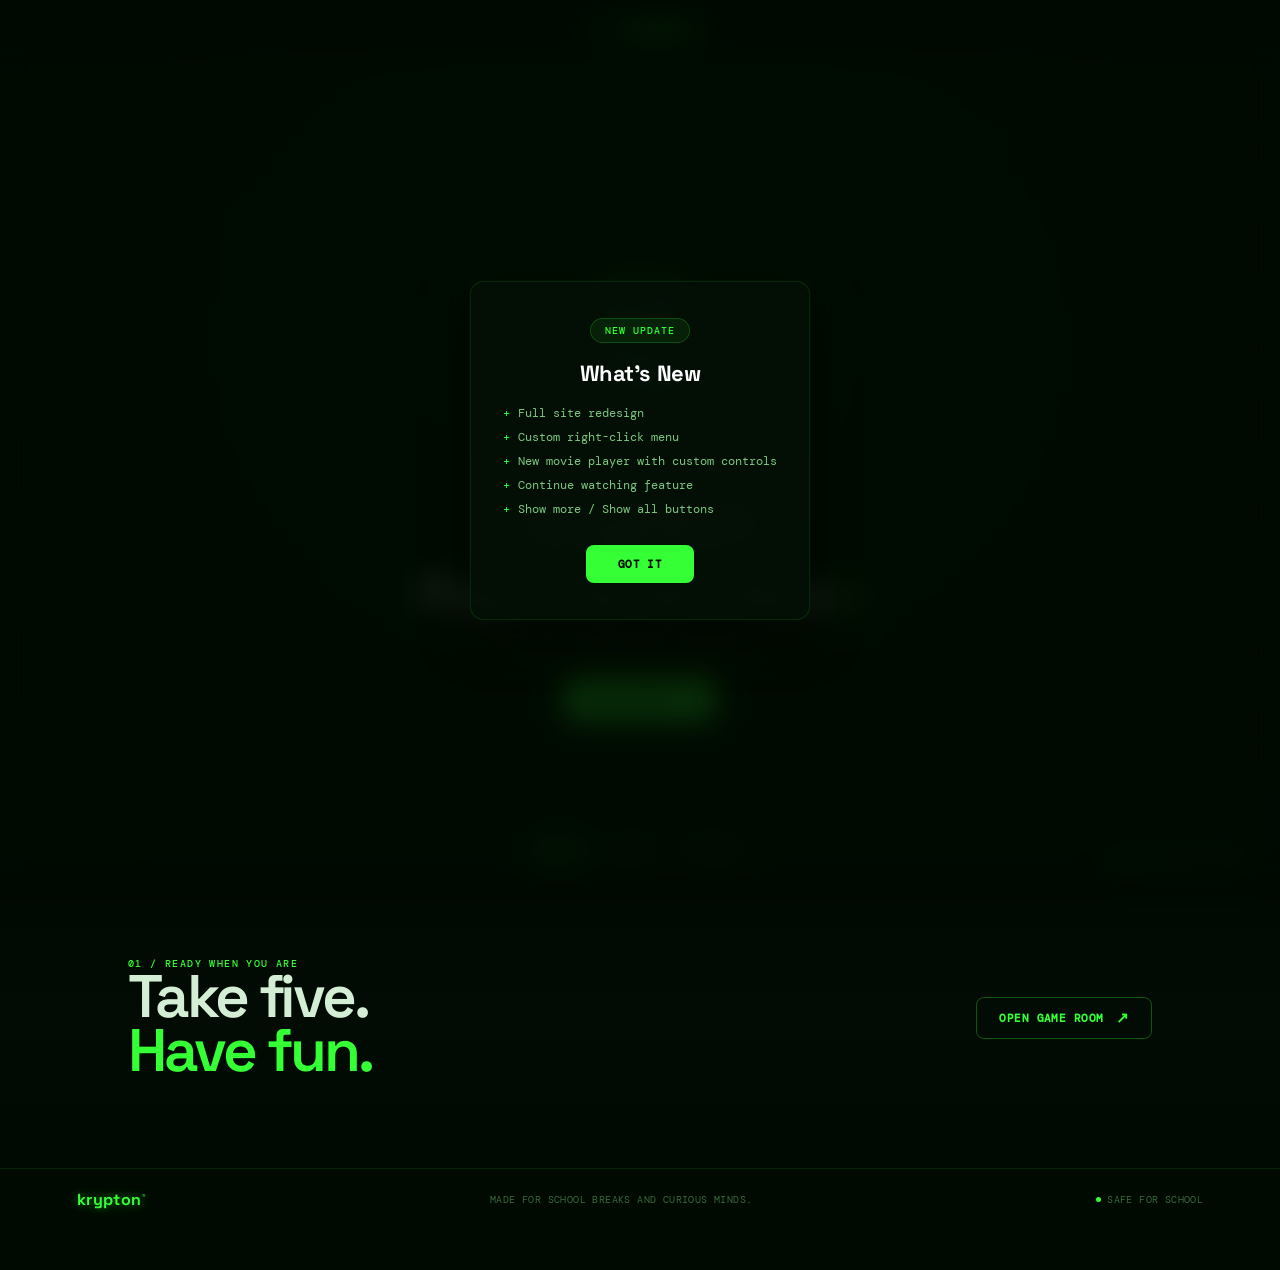
<file: index.html>
<!doctype html>
<html lang="en">
<head>
  <meta charset="UTF-8">
  <meta name="viewport" content="width=device-width, initial-scale=1.0">
  <meta http-equiv="Cache-Control" content="no-cache, no-store, must-revalidate">
  <meta http-equiv="Pragma" content="no-cache">
  <meta http-equiv="Expires" content="0">
  <meta name="theme-color" content="#010a02">
  <meta name="description" content="Krypton — Your school break, upgraded. Games and entertainment for curious minds.">
  <title>Krypton | School entertainment hub</title>
  <link rel="preconnect" href="https://fonts.googleapis.com">
  <link rel="preconnect" href="https://fonts.gstatic.com" crossorigin>
  <link href="https://fonts.googleapis.com/css2?family=DM+Mono:wght@400;500&family=Space+Grotesk:wght@500;600;700&display=swap" rel="stylesheet">
  <link rel="stylesheet" href="styles.css?v=2">
  <link rel="stylesheet" href="home.css?v=2">
</head>
<body>
  <div class="noise"></div>

  <header class="site-header">
    <span class="brand-center" aria-label="Krypton home">
      <img src="logo.png" alt="Krypton logo"><span>krypton</span>
    </span>
  </header>

  <nav class="main-nav" aria-label="Primary navigation">
    <a class="active" href="index.html">Home</a>
    <a href="game.html">Games</a>
    <a href="movies.html">Movies</a>
  </nav>

  <main>
    <section class="home-hero" aria-labelledby="home-title">
      <div class="hero-stars"></div>
      <div class="home-hero-content">
        <img class="hero-logo" src="logo.png" alt="Krypton logo">
        <p class="hero-wordmark">krypton</p>
        <div class="hero-tagline">
          <h1 id="home-title"><span class="typewriter"></span><span class="cursor">|</span></h1>
        </div>
        <p class="hero-copy">Your school break, upgraded.</p>
        <a class="glow-button" href="game.html">Enter games <span>→</span></a>
      </div>
      <span class="hero-code">KRYPTON // ONLINE</span>
      <span class="hero-scroll">SCROLL TO EXPLORE</span>
    </section>

    <section class="quick-section" aria-labelledby="quick-title">
      <div>
        <div class="section-kicker">01 / Ready when you are</div>
        <h2 id="quick-title">Take five.<br><em>Have fun.</em></h2>
      </div>
      <a class="outline-button" href="game.html">Open game room <span>↗</span></a>
    </section>
  </main>

  <footer id="about">
    <span class="footer-brand">krypton<span>®</span></span>
    <span>Made for school breaks and curious minds.</span>
    <span class="footer-status"><i></i> Safe for school</span>
  </footer>

  <script src="home.js?v=2"></script>
  <script src="user-count.js?v=2"></script>
  <script src="ctx-menu.js?v=2"></script>
  <script src="site-gate.js?v=2"></script>
</body>
</html>
</file>
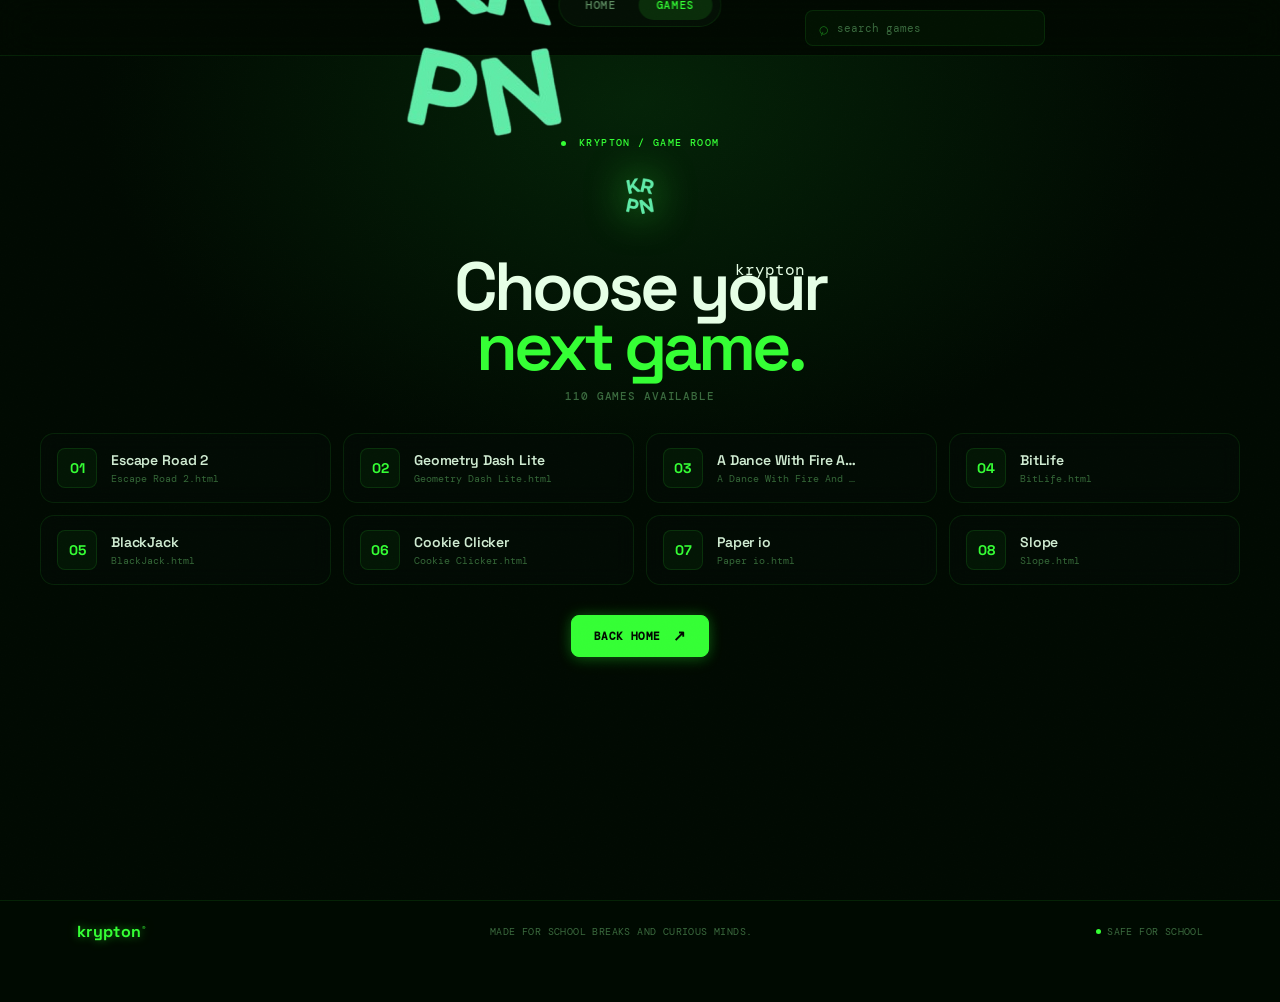
<file: game.html>
<!doctype html>
<html lang="en">
<head>
  <meta charset="UTF-8">
  <meta name="viewport" content="width=device-width, initial-scale=1.0">
  <meta name="theme-color" content="#020803">
  <meta name="description" content="Browse and launch games on Krypton — your school entertainment hub.">
  <title>Games | Krypton</title>
  <link rel="preconnect" href="https://fonts.googleapis.com">
  <link rel="preconnect" href="https://fonts.gstatic.com" crossorigin>
  <link href="https://fonts.googleapis.com/css2?family=DM+Mono:wght@400;500&family=Space+Grotesk:wght@500;600;700&display=swap" rel="stylesheet">
  <link rel="stylesheet" href="styles.css">
  <link rel="stylesheet" href="home.css">
  <link rel="stylesheet" href="folder.css">
</head>
<body class="game-page">
  <div class="noise"></div>

  <header class="site-header">
    <a class="brand" href="index.html" aria-label="Krypton home">
      <img src="logo.png" alt="Krypton logo"><span>krypton</span>
    </a>
    <nav class="main-nav" aria-label="Primary navigation">
      <a href="index.html">Home</a>
      <a class="active" href="game.html">Games</a>
    </nav>
    <label class="search-box">
      <span>⌕</span>
      <input type="search" placeholder="search games" aria-label="Search games">
    </label>
  </header>

  <main class="game-landing">
    <div class="game-landing-bg"></div>
    <div class="game-landing-content">
      <p class="section-kicker"><span class="pulse-dot"></span> KRYPTON / GAME ROOM</p>
      <img src="logo.png" alt="" class="game-logo">
      <h1>Choose your<br><em>next game.</em></h1>
      <p id="game-count" class="game-count">Scanning...</p>
    </div>

    <div class="folder-grid" id="game-shelf">
      <p class="empty-shelf">Scanning the Games folder...</p>
    </div>

    <a class="glow-button back-home" href="index.html">Back home <span>↗</span></a>
  </main>

  <footer>
    <span class="footer-brand">krypton<span>®</span></span>
    <span>Made for school breaks and curious minds.</span>
    <span class="footer-status"><i></i> Safe for school</span>
  </footer>

  <script src="game.js"></script>
</body>
</html>
</file>
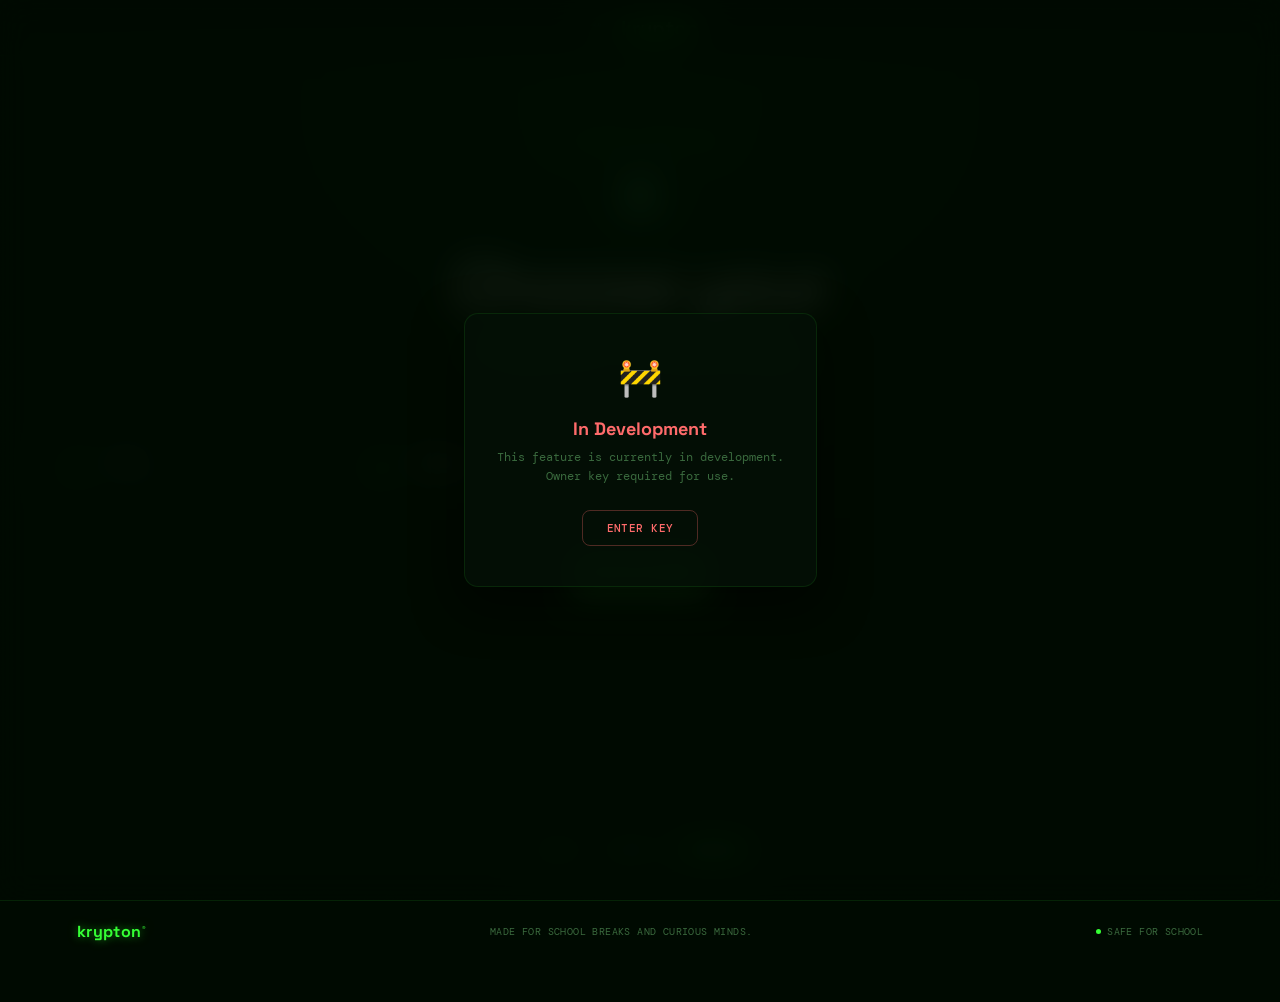
<file: movies.html>
<!doctype html>
<html lang="en">
<head>
  <meta charset="UTF-8">
  <meta name="viewport" content="width=device-width, initial-scale=1.0">
  <meta http-equiv="Cache-Control" content="no-cache, no-store, must-revalidate">
  <meta http-equiv="Pragma" content="no-cache">
  <meta http-equiv="Expires" content="0">
  <meta name="theme-color" content="#010a02">
  <meta name="description" content="Watch movies on Krypton — your school entertainment hub.">
  <title>Movies | Krypton</title>
  <link rel="preconnect" href="https://fonts.googleapis.com">
  <link rel="preconnect" href="https://fonts.gstatic.com" crossorigin>
  <link href="https://fonts.googleapis.com/css2?family=DM+Mono:wght@400;500&family=Space+Grotesk:wght@500;600;700&display=swap" rel="stylesheet">
  <link rel="stylesheet" href="styles.css?v=2">
  <link rel="stylesheet" href="home.css?v=2">
  <link rel="stylesheet" href="folder.css?v=2">
</head>
<body class="movie-page">
  <div class="noise"></div>

  <header class="site-header">
    <span class="brand-center" aria-label="Krypton home">
      <img src="logo.png" alt="Krypton logo"><span>krypton</span>
    </span>
  </header>

  <nav class="main-nav" aria-label="Primary navigation">
    <a href="index.html">Home</a>
    <a href="game.html">Games</a>
    <a class="active" href="movies.html">Movies</a>
  </nav>

  <main class="game-landing">
    <div class="game-landing-bg"></div>
    <div class="game-landing-content">
      <p class="section-kicker"><span class="pulse-dot"></span> KRYPTON / MOVIE ROOM</p>
      <img src="logo.png" alt="" class="game-logo">
      <h1>Choose your<br><em>next movie.</em></h1>
      <p id="movie-count" class="game-count">Loading...</p>
    </div>

    <div class="continue-section" id="continue-section" style="display:none">
      <div class="continue-header">
        <span class="pulse-dot"></span>
        <span class="section-kicker">Continue Watching</span>
      </div>
      <div class="continue-row" id="continue-shelf"></div>
    </div>

    <div class="folder-grid" id="movie-shelf">
      <p class="empty-shelf">Loading movies...</p>
    </div>

    <div class="show-more-row">
      <button id="show-more-movies" class="show-more-btn" style="display:none">Show <span>0</span> more</button>
      <button id="show-all-movies" class="show-more-btn" style="display:none">Show all</button>
    </div>

    <a class="glow-button back-home" href="index.html">Back home <span>↗</span></a>
  </main>

  <footer>
    <span class="footer-brand">krypton<span>®</span></span>
    <span>Made for school breaks and curious minds.</span>
    <span class="footer-status"><i></i> Safe for school</span>
  </footer>

  <script src="movies.js?v=2"></script>
  <script src="ctx-menu.js?v=2"></script>
  <script src="site-gate.js?v=2"></script>
</body>
</html>
</file>
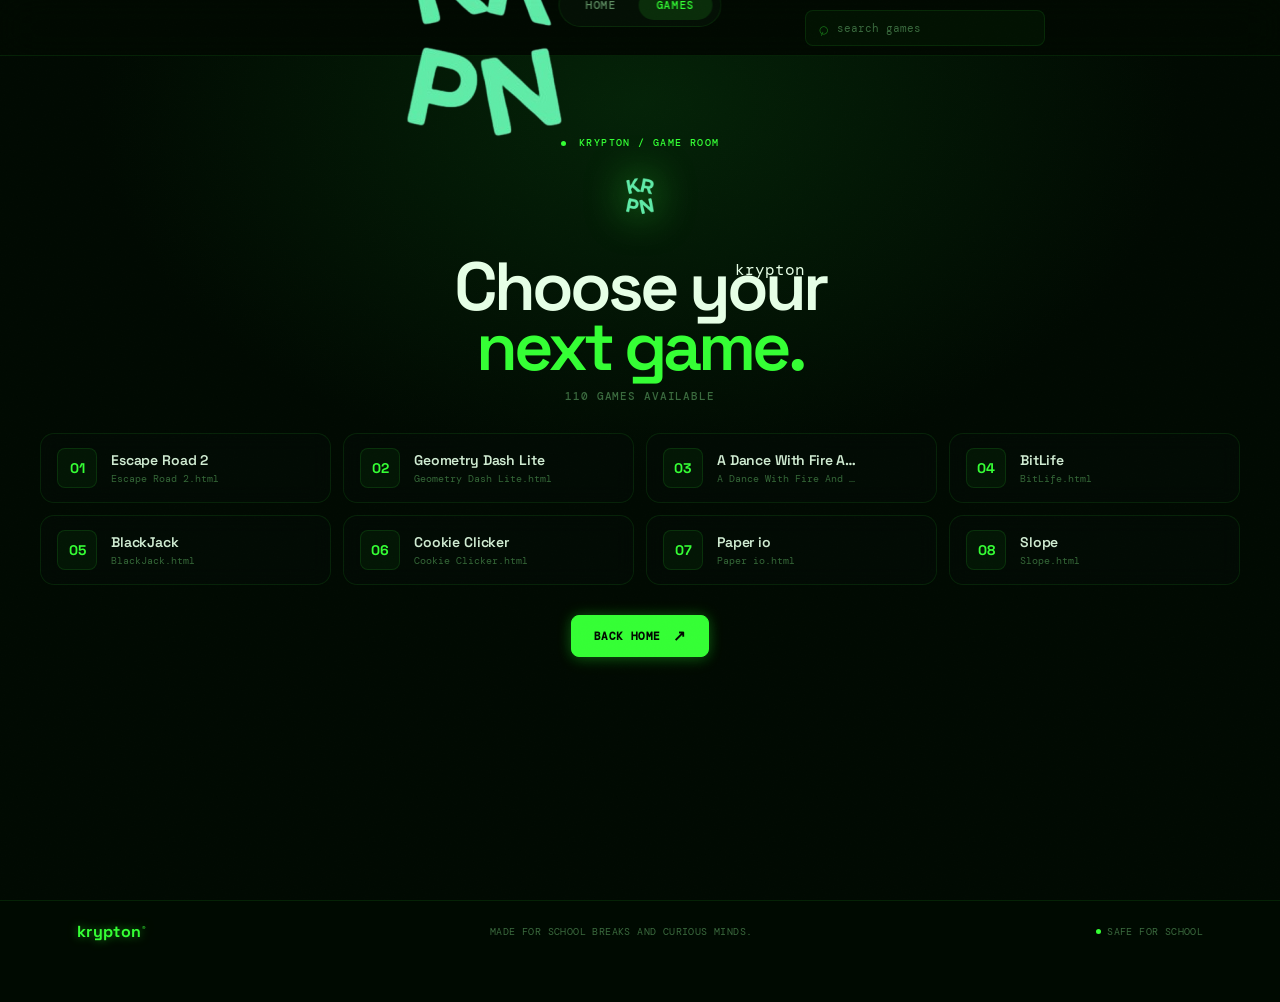
<file: play.html>
<!doctype html>
<html lang="en">
<head>
  <meta charset="UTF-8">
  <meta name="viewport" content="width=device-width, initial-scale=1.0">
  <meta http-equiv="Cache-Control" content="no-cache, no-store, must-revalidate">
  <meta http-equiv="Pragma" content="no-cache">
  <meta http-equiv="Expires" content="0">
  <meta name="theme-color" content="#010a02">
  <title>Play | Krypton</title>
  <link rel="preconnect" href="https://fonts.googleapis.com">
  <link rel="preconnect" href="https://fonts.gstatic.com" crossorigin>
  <link href="https://fonts.googleapis.com/css2?family=DM+Mono:wght@400;500&family=Space+Grotesk:wght@500;600;700&display=swap" rel="stylesheet">
  <link rel="stylesheet" href="styles.css?v=2">
  <link rel="stylesheet" href="play.css?v=2">
  <script async src="https://pagead2.googlesyndication.com/pagead/js/adsbygoogle.js?client=ca-pub-7642141732099289" crossorigin="anonymous"></script>
</head>
<body class="play-page">
  <div class="noise"></div>

  <header class="site-header">
    <span class="brand-center" aria-label="Krypton home">
      <img src="logo.png" alt="Krypton logo"><span>krypton</span>
    </span>
  </header>

  <nav class="main-nav" aria-label="Primary navigation">
    <a href="index.html">Home</a>
    <a href="game.html">Games</a>
    <a href="movies.html">Movies</a>
  </nav>

  <main class="player-container">
    <div class="ad-space ad-top">
      <ins class="adsbygoogle" style="display:inline-block;width:728px;height:90px" data-ad-client="ca-pub-7642141732099289" data-ad-slot="1234567890"></ins>
      <script>(adsbygoogle = window.adsbygoogle || []).push({});</script>
    </div>

    <div class="player-main-row">
      <div class="ad-space ad-side">
        <ins class="adsbygoogle" style="display:inline-block;width:160px;height:600px" data-ad-client="ca-pub-7642141732099289" data-ad-slot="1234567890"></ins>
        <script>(adsbygoogle = window.adsbygoogle || []).push({});</script>
      </div>

      <div class="game-wrapper">
        <div class="game-header">
            <h1 id="game-title">Loading...</h1>
            <button id="fullscreen-btn" class="glow-button">Fullscreen <span>⛶</span></button>
        </div>
        <div class="iframe-container" id="iframe-container">
            <div id="loading-screen" class="loading-screen">
                <img src="logo.png" alt="Krypton Logo" class="loading-logo">
                <div class="loading-bar-container">
                    <div class="loading-bar"></div>
                </div>
            </div>
            <iframe id="game-iframe" src="" frameborder="0" allowfullscreen></iframe>
        </div>
      </div>

      <div class="ad-space ad-side">
        <ins class="adsbygoogle" style="display:inline-block;width:160px;height:600px" data-ad-client="ca-pub-1234567890123456" data-ad-slot="1234567890"></ins>
        <script>(adsbygoogle = window.adsbygoogle || []).push({});</script>
      </div>
    </div>

    <div class="ad-space ad-bottom">
      <ins class="adsbygoogle" style="display:inline-block;width:728px;height:90px" data-ad-client="ca-pub-1234567890123456" data-ad-slot="1234567890"></ins>
      <script>(adsbygoogle = window.adsbygoogle || []).push({});</script>
    </div>
  </main>

  <script src="play.js?v=2"></script>
  <script src="user-count.js?v=2"></script>
  <script src="ctx-menu.js?v=2"></script>
  <script src="site-gate.js?v=2"></script>
</body>
</html>
</file>
<file: styles.css>
/* ======================================================================
   KRYPTON — Core Design System
   ====================================================================== */

:root {
  --bg: #010a02;
  --bg-card: rgba(3, 12, 5, .8);
  --green: #35ff35;
  --green-dim: #1a8a1a;
  --green-glow: rgba(53, 255, 53, .5);
  --text: #e6ffe6;
  --text-muted: #5e8e62;
  --border: rgba(53, 255, 53, .1);
  --border-hover: rgba(53, 255, 53, .25);
  --mono: 'DM Mono', monospace;
  --display: 'Space Grotesk', sans-serif;
  --r: 14px;
  --r-sm: 8px;
}

*, *::before, *::after { box-sizing: border-box; margin: 0; padding: 0; }
html { scroll-behavior: smooth; }
body {
  background: var(--bg);
  color: var(--text);
  font-family: var(--mono);
  overflow-x: hidden;
  min-height: 100vh;
}
a { color: inherit; text-decoration: none; }

/* Noise */
.noise {
  background-image: url("data:image/svg+xml,%3Csvg xmlns='http://www.w3.org/2000/svg' width='200' height='200'%3E%3Cfilter id='n'%3E%3CfeTurbulence type='fractalNoise' baseFrequency='.75' numOctaves='4' stitchTiles='stitch'/%3E%3C/filter%3E%3Crect width='100%25' height='100%25' filter='url(%23n)' opacity='.3'/%3E%3C/svg%3E");
  inset: 0;
  opacity: .04;
  pointer-events: none;
  position: fixed;
  z-index: 100;
}

/* ===== HEADER ===== */
.site-header {
  align-items: center;
  background: rgba(1, 10, 2, .8);
  backdrop-filter: blur(20px);
  border-bottom: 1px solid var(--border);
  display: flex;
  height: 56px;
  justify-content: center;
  position: sticky;
  top: 0;
  z-index: 50;
}

.brand-center {
  align-items: center;
  color: var(--green);
  display: flex;
  font-family: var(--display);
  font-size: 20px;
  font-weight: 700;
  gap: 10px;
  text-shadow: 0 0 14px var(--green-glow);
}
.brand-center img {
  filter: drop-shadow(0 0 10px var(--green));
  height: 28px;
  width: 28px;
}

.main-nav {
  align-items: center;
  background: rgba(6, 20, 8, .7);
  backdrop-filter: blur(14px);
  border: 1px solid var(--border);
  border-radius: 40px;
  bottom: 28px;
  display: flex;
  gap: 4px;
  left: 50%;
  padding: 6px 8px;
  position: fixed;
  transform: translateX(-50%);
  z-index: 50;
}
.main-nav a {
  color: var(--text-muted);
  font-size: 11px;
  font-weight: 500;
  letter-spacing: .06em;
  padding: 8px 18px;
  border-radius: 30px;
  text-transform: uppercase;
  transition: color .2s, background .2s;
}
.main-nav a:hover { color: var(--green); background: rgba(53, 255, 53, .08); }
.main-nav a.active { color: var(--green); background: rgba(53, 255, 53, .12); }

.search-box {
  align-items: center;
  background: rgba(53, 255, 53, .04);
  border: 1px solid var(--border);
  border-radius: var(--r-sm);
  color: var(--green);
  display: flex;
  height: 36px;
  padding: 0 12px;
  transition: border-color .2s, box-shadow .2s;
  width: 240px;
}
.search-box:focus-within {
  border-color: var(--border-hover);
  box-shadow: 0 0 12px rgba(53, 255, 53, .08);
}
.search-box span { font-size: 18px; opacity: .4; transform: rotate(-20deg); }
.search-box input {
  background: none;
  border: 0;
  color: var(--text);
  font: 11px var(--mono);
  margin-left: 8px;
  outline: 0;
  width: 100%;
}
.search-box input::placeholder { color: #3a6a3e; }

.page-search {
  display: flex;
  justify-content: center;
  margin: 20px auto 0;
  max-width: 1400px;
  padding: 0 20px;
  position: relative;
  z-index: 2;
}

/* ===== FOOTER ===== */
footer {
  align-items: center;
  background: rgba(1, 10, 2, .9);
  border-top: 1px solid var(--border);
  color: #3a6a3e;
  display: flex;
  font-size: 10px;
  justify-content: space-between;
  padding: 20px 6vw 60px;
  text-transform: uppercase;
  letter-spacing: .04em;
}
.footer-brand {
  color: var(--green);
  font-family: var(--display);
  font-size: 16px;
  font-weight: 700;
  text-shadow: 0 0 10px var(--green-glow);
  text-transform: lowercase;
}
.footer-brand span { font-size: 7px; vertical-align: super; }
.footer-status { align-items: center; display: flex; }
.footer-status i {
  animation: pulse 2s ease-in-out infinite;
  background: var(--green);
  border-radius: 50%;
  display: inline-block;
  height: 5px;
  margin-right: 6px;
  width: 5px;
}

/* ===== BUTTONS ===== */
.glow-button, .outline-button {
  align-items: center;
  border-radius: var(--r-sm);
  display: inline-flex;
  font: 600 11px var(--mono);
  gap: 12px;
  padding: 13px 22px;
  text-transform: uppercase;
  letter-spacing: .04em;
  transition: all .2s;
  cursor: pointer;
}
.glow-button {
  background: var(--green);
  border: 1px solid var(--green);
  box-shadow: 0 0 14px rgba(53, 255, 53, .25), 0 4px 16px rgba(53, 255, 53, .12);
  color: #020a02;
}
.glow-button:hover {
  box-shadow: 0 0 24px rgba(53, 255, 53, .4), 0 6px 24px rgba(53, 255, 53, .2);
  transform: translateY(-2px);
}
.glow-button span, .outline-button span { font-size: 15px; line-height: 10px; }

.outline-button {
  background: transparent;
  border: 1px solid rgba(53, 255, 53, .3);
  color: var(--green);
}
.outline-button:hover {
  background: rgba(53, 255, 53, .06);
  border-color: rgba(53, 255, 53, .5);
}

/* ===== ANIMATIONS ===== */
@keyframes blink { 50% { opacity: 0; } }
@keyframes pulse {
  0%, 100% { box-shadow: 0 0 4px var(--green); }
  50% { box-shadow: 0 0 12px var(--green), 0 0 20px rgba(53, 255, 53, .2); }
}
@keyframes float {
  0%, 100% { transform: translateY(0); }
  50% { transform: translateY(-6px); }
}
@keyframes fade-up {
  from { opacity: 0; transform: translateY(20px); }
  to { opacity: 1; transform: translateY(0); }
}
@keyframes glow-pulse {
  0%, 100% { filter: drop-shadow(0 0 20px rgba(53, 255, 53, .6)); }
  50% { filter: drop-shadow(0 0 30px rgba(53, 255, 53, .9)); }
}

/* Reusable */
.pulse-dot {
  animation: pulse 2s ease-in-out infinite;
  background: var(--green);
  border-radius: 50%;
  display: inline-block;
  height: 5px;
  margin-right: 6px;
  width: 5px;
}
.section-kicker {
  color: var(--green);
  font-size: 10px;
  font-weight: 500;
  letter-spacing: .14em;
  text-transform: uppercase;
}

/* ===== RESPONSIVE ===== */
@media (max-width: 800px) {
  .site-header { padding: 0 16px; }
  .main-nav { bottom: 16px; gap: 2px; padding: 4px 6px; }
  .main-nav a { font-size: 10px; padding: 6px 14px; }
  footer { flex-direction: column; gap: 12px; padding: 20px; padding-bottom: 80px; }
}
@media (max-width: 600px) {
  .main-nav a { font-size: 9px; padding: 5px 12px; letter-spacing: .03em; }
}
</file>
<file: home.css>
/* ======================================================================
   KRYPTON — Home Page
   ====================================================================== */

/* Hero */
.home-hero {
  align-items: center;
  background: radial-gradient(ellipse at 50% 35%, rgba(8, 50, 12, .6) 0%, rgba(2, 14, 4, .95) 65%);
  display: flex;
  flex-direction: column;
  justify-content: center;
  min-height: 90vh;
  overflow: hidden;
  position: relative;
  text-align: center;
}

/* Orbital rings */
.home-hero::before, .home-hero::after {
  border: 1px solid rgba(53, 255, 53, .08);
  border-radius: 50%;
  content: '';
  height: 650px;
  left: 50%;
  pointer-events: none;
  position: absolute;
  top: 50%;
  transform: translate(-50%, -50%) rotate(-6deg);
  width: 130%;
}
.home-hero::after {
  animation: float 12s ease-in-out infinite;
  height: 420px;
  opacity: .3;
  transform: translate(-50%, -50%) rotate(12deg);
  width: 100%;
}

/* Stars */
.hero-stars {
  background-image:
    radial-gradient(circle, var(--green) 0 1px, transparent 2px),
    radial-gradient(circle, rgba(160, 255, 140, .4) 0 1px, transparent 2px);
  background-position: 12% 18%, 78% 32%;
  background-size: 200px 160px, 260px 220px;
  inset: 0;
  opacity: .4;
  position: absolute;
}

/* Hero content — perfectly centered */
.home-hero-content {
  animation: fade-up .8s ease-out both;
  display: flex;
  flex-direction: column;
  align-items: center;
  position: relative;
  z-index: 2;
}

.hero-logo {
  animation: glow-pulse 4s ease-in-out infinite;
  filter: drop-shadow(0 0 30px rgba(53, 255, 53, .7));
  height: 280px;
  object-fit: contain;
  width: 280px;
}

.hero-wordmark {
  color: #fff;
  font: 700 68px/.8 var(--display);
  letter-spacing: -.08em;
  margin: 12px 0 20px;
  text-shadow: 0 0 20px rgba(255, 255, 255, .2), 0 0 50px rgba(53, 255, 53, .1);
}

/* Typewriter — fixed height container so layout never shifts */
.hero-tagline {
  min-height: 48px;
  display: flex;
  align-items: center;
  justify-content: center;
}

.home-hero h1 {
  color: var(--text);
  font: 500 clamp(24px, 4vw, 46px)/1.2 var(--display);
  letter-spacing: .01em;
}

.cursor {
  animation: blink 1s steps(2) infinite;
  color: var(--green);
  margin-left: 2px;
}

.hero-copy {
  color: #4a7a50;
  font-size: 13px;
  margin: 12px 0 28px;
}

/* Corner labels */
.hero-code, .hero-scroll {
  bottom: 24px;
  color: #2d5432;
  font-size: 9px;
  letter-spacing: .1em;
  position: absolute;
  text-transform: uppercase;
}
.hero-code { right: 28px; }
.hero-scroll { left: 28px; }

/* Quick section */
.quick-section {
  align-items: center;
  background: linear-gradient(180deg, var(--bg) 0%, rgba(2, 12, 4, 1) 50%, var(--bg) 100%);
  border-top: 1px solid var(--border);
  display: flex;
  justify-content: space-between;
  padding: 90px 10vw;
}
.quick-section h2 {
  color: #d4eed6;
  font: 600 clamp(32px, 5vw, 60px)/.9 var(--display);
  letter-spacing: -.05em;
}
.quick-section h2 em { color: var(--green); font-style: normal; }

/* Game Landing */
.game-landing {
  align-items: center;
  display: flex;
  flex-direction: column;
  min-height: calc(100vh - 56px);
  padding: 0 20px 70px;
  position: relative;
  text-align: center;
}

.game-landing-bg {
  background: radial-gradient(ellipse at 50% 10%, rgba(8, 60, 14, .5), var(--bg) 60%);
  height: 480px;
  left: 0;
  pointer-events: none;
  position: absolute;
  right: 0;
  top: 0;
}

.game-landing-content {
  animation: fade-up .7s ease-out both;
  display: flex;
  flex-direction: column;
  align-items: center;
  padding: 80px 20px 30px;
  position: relative;
  z-index: 2;
}

.game-logo {
  animation: float 6s ease-in-out infinite;
  filter: drop-shadow(0 0 20px var(--green));
  height: 90px;
  width: 90px;
}

.game-landing h1 {
  font: 600 clamp(36px, 6vw, 68px)/.88 var(--display);
  letter-spacing: -.06em;
  margin: 18px 0 0;
}
.game-landing h1 em { color: var(--green); font-style: normal; }

.game-count {
  color: #3a6a3e;
  font-size: 11px;
  font-weight: 500;
  letter-spacing: .08em;
  margin: 12px 0 0;
  text-transform: uppercase;
}

.back-home { margin-top: 50px; }

/* Continue Watching */
.continue-section {
  margin: 0 auto 20px;
  max-width: 1400px;
  padding: 0 20px;
  position: relative;
  width: 100%;
  z-index: 2;
}
.continue-header {
  align-items: center;
  display: flex;
  gap: 8px;
  margin-bottom: 14px;
}
.continue-row {
  display: flex;
  gap: 14px;
  overflow-x: auto;
  padding-bottom: 6px;
  scroll-snap-type: x mandatory;
  scrollbar-width: thin;
  scrollbar-color: rgba(53, 255, 53, .15) transparent;
}
.continue-row::-webkit-scrollbar { height: 3px; }
.continue-row::-webkit-scrollbar-thumb { background: rgba(53, 255, 53, .15); border-radius: 3px; }

.cw-card {
  animation: fade-up .4s ease-out both;
  border-radius: var(--r);
  cursor: pointer;
  display: flex;
  flex-shrink: 0;
  flex-direction: column;
  overflow: hidden;
  scroll-snap-align: start;
  text-decoration: none;
  transition: transform .25s, box-shadow .25s;
  width: 280px;
}
.cw-card:hover {
  box-shadow: 0 6px 32px rgba(53, 255, 53, .1);
  transform: translateY(-5px);
}

.cw-thumb {
  background:
    radial-gradient(ellipse at 30% 40%, rgba(8, 48, 14, .8), rgba(2, 10, 4, .95) 70%),
    linear-gradient(135deg, #031006 0%, #061a0a 100%);
  background-size: cover, auto;
  border: 1px solid var(--border);
  border-bottom: none;
  border-radius: var(--r) var(--r) 0 0;
  display: flex;
  align-items: center;
  justify-content: center;
  height: 150px;
  position: relative;
}
.cw-gradient {
  background: linear-gradient(180deg, transparent 30%, rgba(1, 10, 2, .85) 100%);
  inset: 0;
  position: absolute;
  pointer-events: none;
}
.cw-play-icon {
  align-items: center;
  background: rgba(53, 255, 53, .08);
  backdrop-filter: blur(6px);
  border: 2px solid rgba(53, 255, 53, .25);
  border-radius: 50%;
  color: var(--green);
  display: flex;
  font-size: 22px;
  height: 50px;
  justify-content: center;
  position: relative;
  transition: background .2s, transform .2s;
  width: 50px;
  z-index: 2;
}
.cw-card:hover .cw-play-icon {
  background: rgba(53, 255, 53, .15);
  transform: scale(1.08);
}
.cw-progress-track {
  background: rgba(53, 255, 53, .06);
  bottom: 0;
  height: 3px;
  left: 0;
  position: absolute;
  right: 0;
  z-index: 3;
}
.cw-progress-fill {
  background: var(--green);
  box-shadow: 0 0 8px var(--green);
  height: 100%;
  transition: width .3s;
}
.cw-info {
  background: var(--bg-card);
  border: 1px solid var(--border);
  border-top: none;
  border-radius: 0 0 var(--r) var(--r);
  display: flex;
  flex-direction: column;
  gap: 4px;
  padding: 14px 16px;
}
.cw-title {
  color: var(--text);
  font-family: var(--display);
  font-size: 14px;
  font-weight: 600;
  overflow: hidden;
  text-overflow: ellipsis;
  white-space: nowrap;
}
.cw-time {
  color: #3a6a3e;
  font: 400 10px var(--mono);
}

/* Responsive */
@media (max-width: 800px) {
  .home-hero { min-height: 100vh; }
  .hero-logo { height: 200px; width: 200px; }
  .hero-wordmark { font-size: 48px; }
  .hero-code { right: 14px; }
  .hero-scroll { left: 14px; }
  .quick-section { flex-direction: column; gap: 24px; padding: 50px 20px; }
  .game-landing-content { padding-top: 50px; }
}
@media (max-width: 600px) {
  .cw-card { width: 230px; }
  .cw-thumb { height: 120px; }
  .cw-play-icon { height: 40px; width: 40px; font-size: 18px; }
}
</file>
<file: folder.css>
/* ======================================================================
   KRYPTON — Folder Cards (game.html / movies.html)
   ====================================================================== */

.folder-grid {
  display: grid;
  gap: 12px;
  grid-template-columns: repeat(4, 1fr);
  margin: 0 auto;
  max-width: 1400px;
  padding: 0 20px;
  position: relative;
  width: 100%;
  z-index: 2;
}

.folder-game-card {
  align-items: center;
  animation: fade-up .4s ease-out both;
  background: var(--bg-card);
  backdrop-filter: blur(10px);
  border: 1px solid var(--border);
  border-radius: var(--r);
  color: var(--text);
  cursor: pointer;
  display: flex;
  gap: 14px;
  padding: 14px 16px;
  position: relative;
  overflow: hidden;
  text-decoration: none;
  transition: border-color .25s, box-shadow .25s, transform .25s;
}

.folder-game-card:nth-child(1) { animation-delay: .03s; }
.folder-game-card:nth-child(2) { animation-delay: .06s; }
.folder-game-card:nth-child(3) { animation-delay: .09s; }
.folder-game-card:nth-child(4) { animation-delay: .12s; }
.folder-game-card:nth-child(5) { animation-delay: .15s; }
.folder-game-card:nth-child(6) { animation-delay: .18s; }

.folder-game-card::before {
  background: radial-gradient(circle at 20% 50%, rgba(53, 255, 53, .04), transparent 55%);
  content: '';
  inset: 0;
  opacity: 0;
  position: absolute;
  transition: opacity .25s;
}

.folder-game-card:hover {
  background: rgba(5, 22, 8, .85);
  border-color: var(--border-hover);
  box-shadow: 0 4px 20px rgba(53, 255, 53, .08);
  transform: translateY(-2px);
}
.folder-game-card:hover::before { opacity: 1; }

.card-index {
  align-items: center;
  background: rgba(53, 255, 53, .05);
  border: 1px solid rgba(53, 255, 53, .12);
  border-radius: var(--r-sm);
  color: var(--green);
  display: flex;
  flex-shrink: 0;
  font-family: var(--display);
  font-size: 14px;
  font-weight: 700;
  height: 40px;
  justify-content: center;
  width: 40px;
  transition: background .2s, border-color .2s;
}
.folder-game-card:hover .card-index {
  background: rgba(53, 255, 53, .1);
  border-color: rgba(53, 255, 53, .3);
}

.card-body {
  display: flex;
  flex-direction: column;
  flex: 1;
  min-width: 0;
  text-align: left;
}
.card-body strong {
  color: #d0ecd2;
  font-family: var(--display);
  font-size: 14px;
  font-weight: 600;
  letter-spacing: -.01em;
  overflow: hidden;
  text-overflow: ellipsis;
  white-space: nowrap;
}
.card-file {
  color: #356838;
  font-size: 10px;
  margin-top: 3px;
  overflow: hidden;
  text-overflow: ellipsis;
  white-space: nowrap;
}

.launch {
  align-items: center;
  color: var(--green);
  display: flex;
  flex-shrink: 0;
  font-size: 9px;
  gap: 3px;
  letter-spacing: .06em;
  opacity: 0;
  text-transform: uppercase;
  transform: translateX(-6px);
  transition: opacity .2s, transform .2s;
}
.launch span { font-size: 14px; transition: transform .15s; }
.folder-game-card:hover .launch { opacity: 1; transform: translateX(0); }
.folder-game-card:hover .launch span { transform: translate(1px, -1px); }

.show-more-row {
  display: flex;
  gap: 8px;
  justify-content: center;
  margin: 18px auto 0;
  width: 100%;
}

.show-more-btn {
  background: transparent;
  border: 1px solid var(--border);
  border-radius: 30px;
  color: var(--green);
  cursor: pointer;
  font: 500 11px var(--mono);
  letter-spacing: .04em;
  padding: 10px 28px;
  text-transform: uppercase;
  transition: background .2s, border-color .2s, box-shadow .2s;
}
.show-more-btn:hover {
  background: rgba(53, 255, 53, .06);
  border-color: var(--border-hover);
  box-shadow: 0 0 14px rgba(53, 255, 53, .08);
}

.back-home { margin-top: 30px; }

.empty-shelf {
  animation: fade-up .4s ease-out;
  color: #3a6a3e;
  font-size: 12px;
  grid-column: 1 / -1;
  line-height: 1.8;
  padding: 40px 20px;
  text-align: center;
}
.empty-shelf strong { color: var(--green); }
.empty-shelf code {
  background: rgba(53, 255, 53, .05);
  border-radius: 4px;
  color: #a5ff82;
  font-family: var(--mono);
  font-size: 11px;
  padding: 2px 6px;
}

@media (max-width: 1100px) { .folder-grid { grid-template-columns: repeat(2, 1fr); } }
@media (max-width: 600px) {
  .folder-grid { grid-template-columns: 1fr; padding: 0 12px; }
  .folder-game-card { padding: 12px 14px; }
  .launch { opacity: 1; transform: none; }
}
</file>
<file: play.css>
/* ======================================================================
   KRYPTON — Player Page
   ====================================================================== */

.play-page { display: flex; flex-direction: column; min-height: 100vh; }

.player-container {
  display: flex;
  flex-direction: column;
  flex: 1;
  gap: 16px;
  padding: 20px 36px;
  position: relative;
  z-index: 2;
  align-items: center;
}

.ad-space {
  align-items: center;
  background: var(--bg-card);
  border: 1px dashed rgba(53, 255, 53, .15);
  border-radius: var(--r-sm);
  color: #3a6a3e;
  display: flex;
  font-size: 10px;
  justify-content: center;
  text-transform: uppercase;
  letter-spacing: .05em;
}
.ad-top, .ad-bottom { height: 90px; width: 100%; max-width: 900px; }

.player-main-row {
  display: flex;
  gap: 16px;
  justify-content: center;
  width: 100%;
  max-width: 1400px;
}
.ad-side { display: none; flex-shrink: 0; width: 160px; }

.game-wrapper {
  background: rgba(3, 12, 5, .9);
  border: 1px solid var(--border);
  border-radius: var(--r);
  box-shadow: 0 12px 40px rgba(0, 0, 0, .5);
  display: flex;
  flex-direction: column;
  flex: 1;
  max-width: 1000px;
  overflow: hidden;
}

.game-header {
  align-items: center;
  background: rgba(4, 16, 6, .6);
  border-bottom: 1px solid var(--border);
  display: flex;
  justify-content: space-between;
  padding: 12px 18px;
}
.game-header h1 {
  color: var(--text);
  font: 600 17px var(--display);
  letter-spacing: -.02em;
  margin: 0;
}
.game-header .glow-button { padding: 9px 16px; }

.iframe-container {
  background: #000;
  padding-bottom: 56.25%;
  position: relative;
  width: 100%;
}
.iframe-container iframe { border: 0; height: 100%; left: 0; position: absolute; top: 0; width: 100%; }

/* Loading */
.loading-screen {
  align-items: center;
  background: #010a02;
  display: flex;
  flex-direction: column;
  height: 100%;
  justify-content: center;
  left: 0;
  position: absolute;
  top: 0;
  transition: opacity .5s;
  width: 100%;
  z-index: 10;
}
.loading-logo {
  animation: float 3.5s ease-in-out infinite, pulse 2s infinite;
  filter: drop-shadow(0 0 18px rgba(53, 255, 53, .4));
  height: 90px;
  margin-bottom: 24px;
  width: 90px;
}
.loading-bar-container {
  background: rgba(53, 255, 53, .06);
  border: 1px solid var(--border);
  border-radius: 3px;
  height: 4px;
  overflow: hidden;
  width: 160px;
}
.loading-bar {
  animation: loading 2s infinite linear;
  background: var(--green);
  box-shadow: 0 0 8px var(--green);
  height: 100%;
  width: 30%;
}
@keyframes loading { 0% { transform: translateX(-100%); } 100% { transform: translateX(350%); } }

.back-btn { padding: 9px 14px; }

:fullscreen .iframe-container,
:-webkit-full-screen .iframe-container,
:-moz-full-screen .iframe-container { height: 100vh; padding-bottom: 0; }

@media (min-width: 1100px) { .ad-side { display: flex; } }
@media (max-width: 800px) {
  .player-container { padding: 12px; }
  .ad-top, .ad-bottom { display: none; }
  .game-header h1 { font-size: 14px; }
}

/* ===== VIDEO PLAYER ===== */
.video-player { position: absolute; inset: 0; display: flex; flex-direction: column; justify-content: flex-end; }
.video-player video { position: absolute; inset: 0; width: 100%; height: 100%; background: #000; cursor: pointer; }

.video-controls {
  align-items: center;
  background: linear-gradient(transparent, rgba(1, 10, 2, .95));
  border-top: 1px solid rgba(53, 255, 53, .08);
  display: flex;
  flex-direction: column;
  padding: 20px 16px 12px;
  position: relative;
  z-index: 5;
  opacity: 0;
  transition: opacity .3s;
}
.video-player:hover .video-controls, .video-controls.show { opacity: 1; }

.vc-seek { align-items: center; display: flex; gap: 10px; width: 100%; }
.vc-seek input[type="range"] {
  -webkit-appearance: none;
  appearance: none;
  background: rgba(53, 255, 53, .1);
  border-radius: 3px;
  cursor: pointer;
  flex: 1;
  height: 4px;
  outline: none;
  transition: height .12s;
}
.vc-seek input[type="range"]:hover { height: 6px; }
.vc-seek input[type="range"]::-webkit-slider-thumb {
  -webkit-appearance: none; appearance: none;
  background: var(--green); border-radius: 50%; box-shadow: 0 0 8px var(--green);
  cursor: pointer; height: 12px; width: 12px;
}
.vc-seek input[type="range"]::-moz-range-thumb {
  background: var(--green); border: none; border-radius: 50%; box-shadow: 0 0 8px var(--green);
  cursor: pointer; height: 12px; width: 12px;
}
.vc-seek input[type="range"]::-webkit-slider-runnable-track {
  background: linear-gradient(to right, var(--green) 0%, var(--green) var(--progress, 0%), rgba(53, 255, 53, .1) var(--progress, 0%));
  border-radius: 3px; height: 4px;
}
.vc-seek input[type="range"]::-moz-range-track {
  background: linear-gradient(to right, var(--green) 0%, var(--green) var(--progress, 0%), rgba(53, 255, 53, .1) var(--progress, 0%));
  border-radius: 3px; height: 4px;
}
.vc-time { color: #3a6a3e; font: 400 10px var(--mono); min-width: 120px; text-align: center; white-space: nowrap; }

.vc-row { align-items: center; display: flex; gap: 4px; width: 100%; }
.vc-btn {
  align-items: center; background: none; border: none; color: #7cc77f;
  cursor: pointer; display: flex; height: 36px; justify-content: center;
  padding: 0; transition: color .15s, transform .12s; width: 36px;
}
.vc-btn:hover { color: var(--green); transform: scale(1.08); }
.vc-btn svg { fill: currentColor; height: 18px; width: 18px; }
.vc-btn.play-btn svg { height: 22px; width: 22px; }

.vc-volume { align-items: center; display: flex; gap: 3px; }
.vc-volume input[type="range"] {
  -webkit-appearance: none; appearance: none;
  background: rgba(53, 255, 53, .1); border-radius: 3px;
  cursor: pointer; height: 3px; outline: none; width: 60px; transition: width .15s;
}
.vc-volume:hover input[type="range"] { width: 80px; }
.vc-volume input[type="range"]::-webkit-slider-thumb {
  -webkit-appearance: none; appearance: none;
  background: var(--green); border-radius: 50%; box-shadow: 0 0 5px var(--green);
  cursor: pointer; height: 10px; width: 10px;
}
.vc-volume input[type="range"]::-moz-range-thumb {
  background: var(--green); border: none; border-radius: 50%; box-shadow: 0 0 5px var(--green);
  cursor: pointer; height: 10px; width: 10px;
}
.vc-spacer { flex: 1; }

.vc-big-play {
  align-items: center; background: rgba(53, 255, 53, .08); backdrop-filter: blur(8px);
  border: 2px solid rgba(53, 255, 53, .3); border-radius: 50%; cursor: pointer;
  display: flex; height: 68px; justify-content: center; left: 50%;
  position: absolute; top: 50%; transform: translate(-50%, -50%);
  transition: background .2s, transform .2s; width: 68px; z-index: 4;
}
.vc-big-play:hover {
  background: rgba(53, 255, 53, .15); box-shadow: 0 0 30px rgba(53, 255, 53, .15);
  transform: translate(-50%, -50%) scale(1.06);
}
.vc-big-play svg { fill: var(--green); height: 30px; margin-left: 3px; width: 30px; filter: drop-shadow(0 0 8px var(--green)); }
.vc-big-play.hidden { display: none; }

/* Resume */
.resume-overlay {
  align-items: center; background: rgba(1, 10, 2, .88); backdrop-filter: blur(14px);
  display: flex; inset: 0; justify-content: center; position: absolute; z-index: 6;
}
.resume-box {
  background: rgba(4, 16, 6, .85); border: 1px solid var(--border);
  border-radius: var(--r); padding: 36px 44px; text-align: center;
}
.resume-title { color: var(--text); font: 600 20px var(--display); margin-bottom: 6px; }
.resume-sub { color: #3a6a3e; font: 400 11px var(--mono); margin-bottom: 24px; }
.resume-btns { display: flex; gap: 10px; justify-content: center; }
.resume-btns .glow-button, .resume-btns .outline-button { font-size: 10px; padding: 11px 18px; }
</file>
